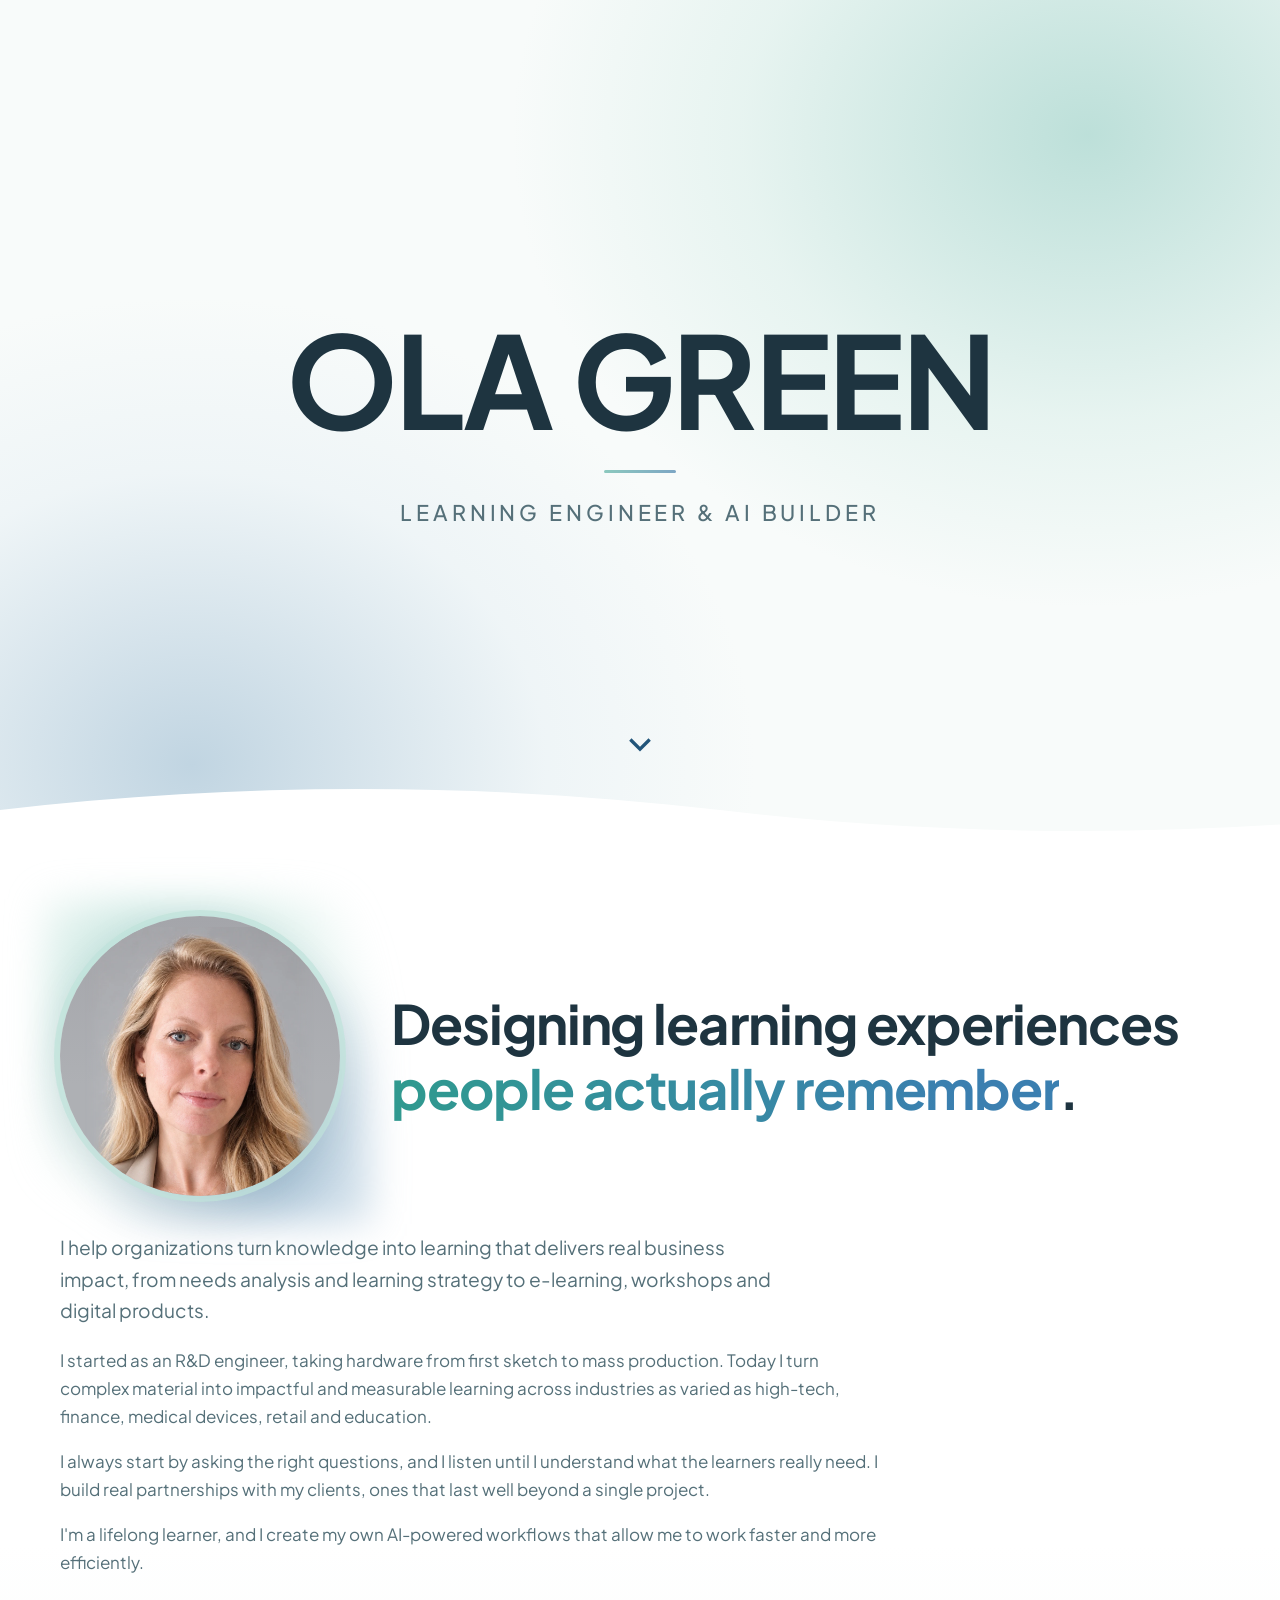
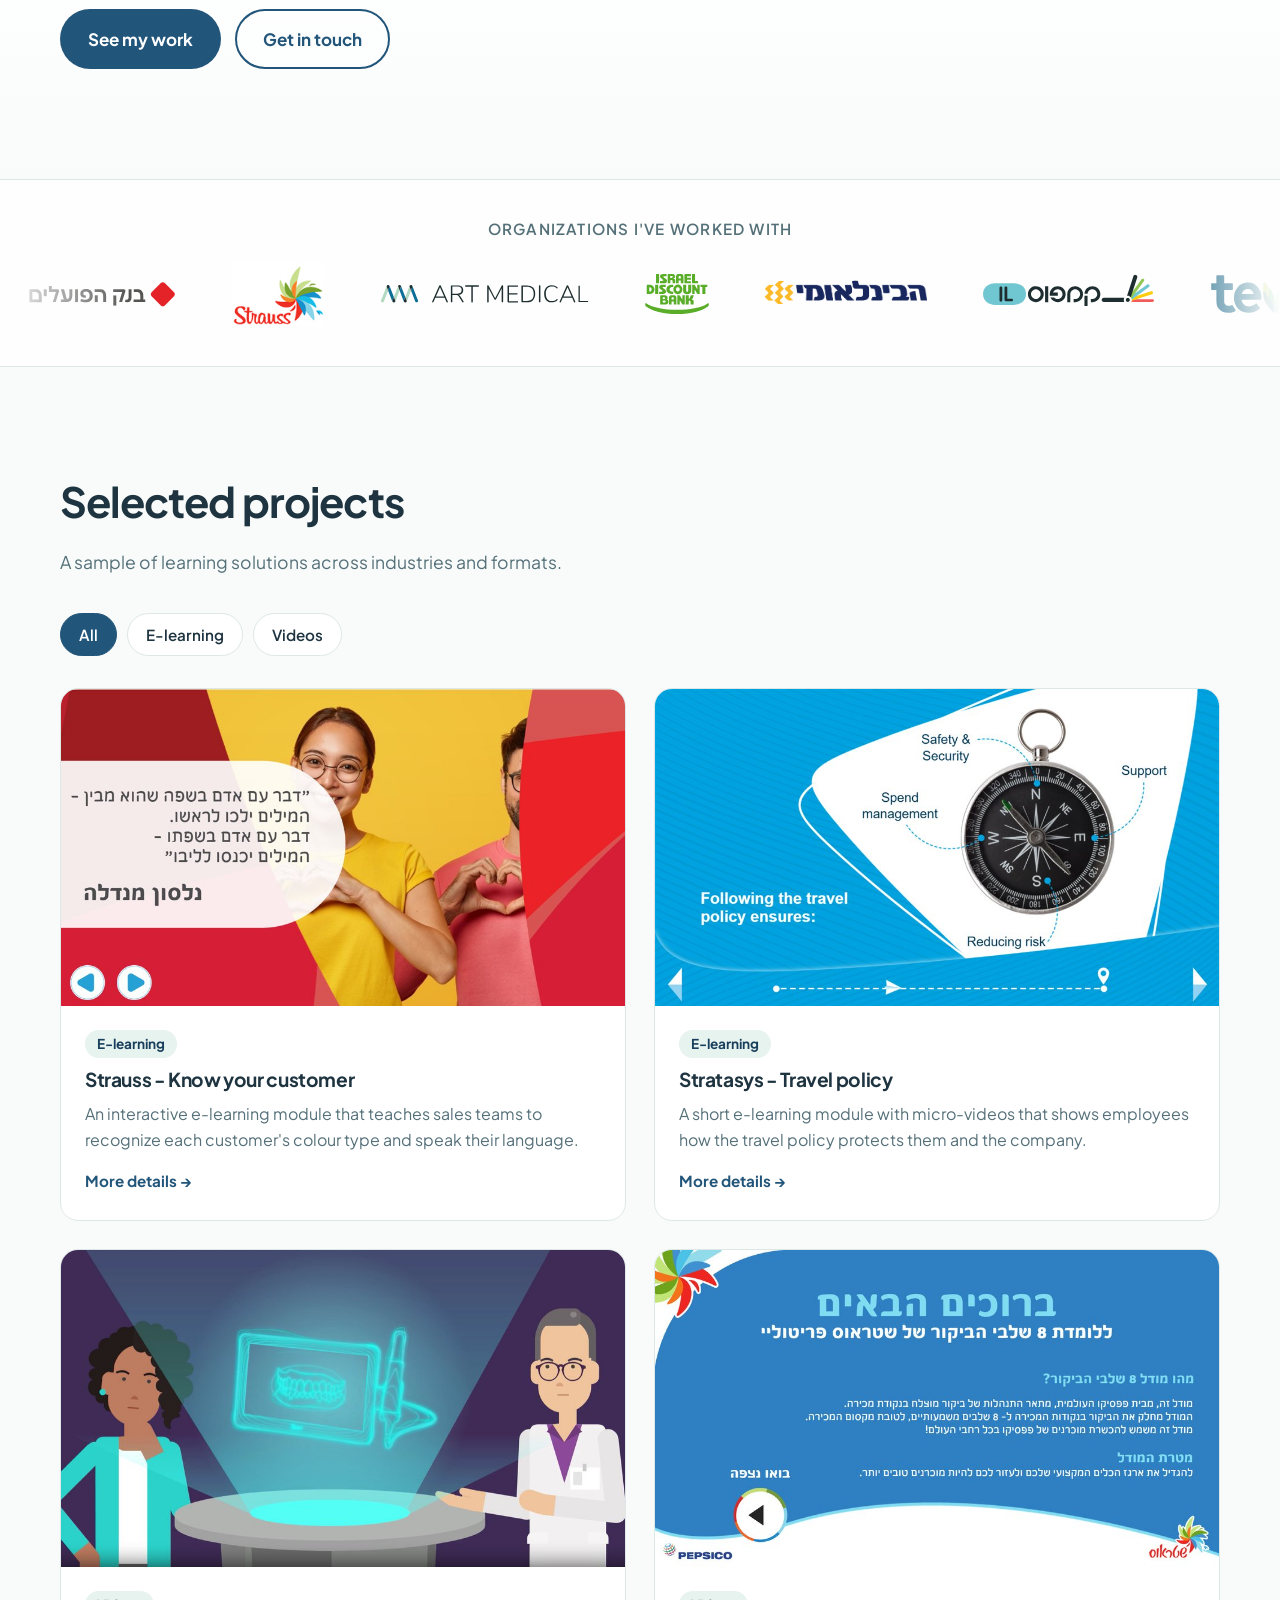
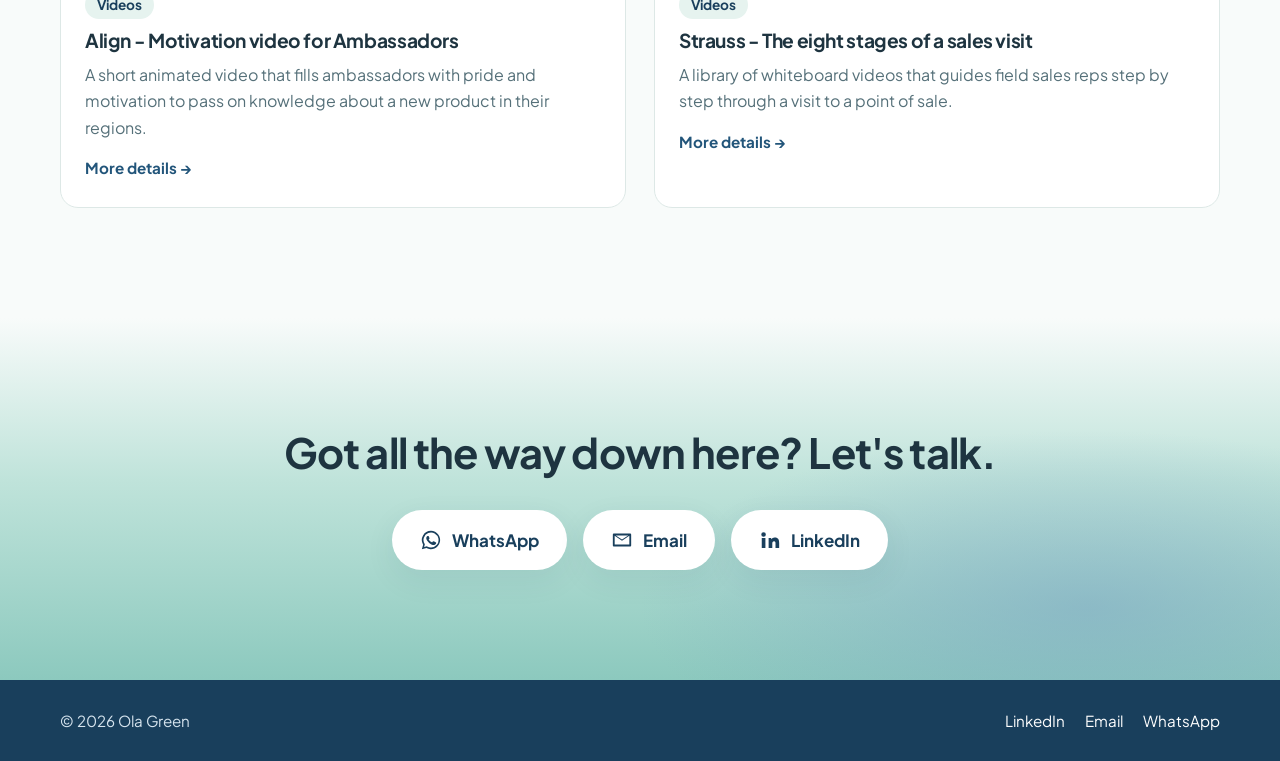
<file: site/index.html>
<!doctype html>
<html lang="en" dir="ltr">
<head>
  <meta charset="utf-8">
  <meta name="viewport" content="width=device-width, initial-scale=1">
  <title>Personal Branding</title>
  <meta name="description" content="">
  <meta name="theme-color" content="#BFE3DA">
  <link rel="icon" href="favicon.svg" type="image/svg+xml">
  <link rel="preconnect" href="https://fonts.googleapis.com">
  <link rel="preconnect" href="https://fonts.gstatic.com" crossorigin>
  <!-- Plus Jakarta Sans for Latin text; Heebo covers Hebrew (Jakarta has no Hebrew glyphs) -->
  <link href="https://fonts.googleapis.com/css2?family=Plus+Jakarta+Sans:ital,wght@0,300..800;1,300..800&family=Heebo:wght@300..800&display=swap" rel="stylesheet">
  <link rel="stylesheet" href="css/styles.css">
</head>
<body>
  <a class="skip-link" href="#main">Skip to content</a>

  <header class="site-header">
    <div class="container header-inner">
      <a class="logo" href="#top" data-t="name"></a>

      <button class="menu-toggle" aria-expanded="false" aria-controls="site-nav">
        <span class="sr-only" data-t="menu"></span>
        <span class="menu-bar"></span><span class="menu-bar"></span><span class="menu-bar"></span>
      </button>

      <nav class="site-nav" id="site-nav">
        <a href="#projects" data-t="nav.projects"></a>
        <a href="#about" data-t="nav.about"></a>
        <a href="#contact" data-t="nav.contact"></a>
        <button class="lang-toggle" type="button" data-t="langToggle"></button>
        <a class="btn btn-primary btn-sm js-whatsapp" target="_blank" rel="noopener">
          <svg viewBox="0 0 24 24" aria-hidden="true"><path d="M12 2a10 10 0 0 0-8.6 15.1L2 22l5-1.3A10 10 0 1 0 12 2zm0 18.2a8.2 8.2 0 0 1-4.2-1.2l-.3-.2-3 .8.8-2.9-.2-.3A8.2 8.2 0 1 1 12 20.2zm4.5-6.1c-.2-.1-1.5-.7-1.7-.8-.2-.1-.4-.1-.6.1l-.8 1c-.1.2-.3.2-.5.1a6.7 6.7 0 0 1-3.3-2.9c-.2-.4.2-.4.7-1.3.1-.2 0-.3 0-.4l-.8-1.9c-.2-.5-.4-.4-.6-.4h-.5a1 1 0 0 0-.7.3 3 3 0 0 0-.9 2.2 5.2 5.2 0 0 0 1.1 2.7 11.8 11.8 0 0 0 4.5 4c1.7.7 2.3.8 3.2.6a2.7 2.7 0 0 0 1.8-1.3 2.2 2.2 0 0 0 .2-1.3c-.1-.1-.3-.2-.5-.3z"/></svg>
          <span data-t="nav.talk"></span>
        </a>
      </nav>
    </div>
  </header>

  <main id="main">
    <!-- Intro + About: the intro (name only) stays pinned while the About
         panel slides up over it. Scroll progress is driven by main.js (--intro-p). -->
    <div class="intro-stack">
      <section class="intro" id="top">
        <div class="intro-inner">
          <h1 class="intro-name" data-t="name"></h1>
          <span class="intro-rule" aria-hidden="true"></span>
          <p class="intro-role" data-t="hero.eyebrow"></p>
        </div>
        <a class="scroll-cue" href="#about" aria-hidden="true" tabindex="-1">
          <svg viewBox="0 0 24 24"><path d="M12 16.5 5.5 10l1.4-1.4 5.1 5.1 5.1-5.1 1.4 1.4z"/></svg>
        </a>
      </section>

      <section class="about-panel" id="about">
        <div class="container about-layout">
          <div class="about-head">
            <h2 class="about-headline" data-t="hero.title" data-highlight></h2>
          </div>
          <div class="about-visual">
            <div class="portrait-blob"></div>
            <div class="portrait-frame">
              <img class="portrait js-portrait" alt="" width="860" height="1144">
            </div>
          </div>
          <div class="about-body">
            <p class="lead" data-t="hero.subtitle"></p>
            <div class="about-text js-about"></div>
            <div class="about-actions">
              <a class="btn btn-primary" href="#projects" data-t="hero.ctaPrimary"></a>
              <a class="btn btn-ghost" href="#contact" data-t="hero.ctaSecondary"></a>
              <a class="btn btn-ghost js-cv" download data-t="about.cv"></a>
            </div>
          </div>
        </div>
      </section>
    </div>

    <!-- Clients -->
    <section class="clients" aria-labelledby="clients-title">
      <div class="container">
        <h2 class="clients-title" id="clients-title" data-t="clientsTitle"></h2>
      </div>
      <div class="marquee">
        <div class="marquee-track js-clients"></div>
      </div>
    </section>

    <!-- Projects -->
    <section class="section" id="projects">
      <div class="container">
        <div class="section-head reveal">
          <h2 data-t="projects.title"></h2>
          <p data-t="projects.subtitle"></p>
        </div>
        <div class="filters js-filters" role="group"></div>
        <div class="projects-grid js-projects"></div>
      </div>
    </section>

    <!-- Contact -->
    <section class="section contact" id="contact">
      <div class="container contact-inner reveal">
        <h2 data-t="contact.title"></h2>
        <div class="contact-links">
          <a class="contact-card js-whatsapp" target="_blank" rel="noopener">
            <svg viewBox="0 0 24 24" aria-hidden="true"><path d="M12 2a10 10 0 0 0-8.6 15.1L2 22l5-1.3A10 10 0 1 0 12 2zm0 18.2a8.2 8.2 0 0 1-4.2-1.2l-.3-.2-3 .8.8-2.9-.2-.3A8.2 8.2 0 1 1 12 20.2zm4.5-6.1c-.2-.1-1.5-.7-1.7-.8-.2-.1-.4-.1-.6.1l-.8 1c-.1.2-.3.2-.5.1a6.7 6.7 0 0 1-3.3-2.9c-.2-.4.2-.4.7-1.3.1-.2 0-.3 0-.4l-.8-1.9c-.2-.5-.4-.4-.6-.4h-.5a1 1 0 0 0-.7.3 3 3 0 0 0-.9 2.2 5.2 5.2 0 0 0 1.1 2.7 11.8 11.8 0 0 0 4.5 4c1.7.7 2.3.8 3.2.6a2.7 2.7 0 0 0 1.8-1.3 2.2 2.2 0 0 0 .2-1.3c-.1-.1-.3-.2-.5-.3z"/></svg>
            <span data-t="contact.whatsapp"></span>
          </a>
          <a class="contact-card js-email">
            <svg viewBox="0 0 24 24" aria-hidden="true"><path d="M3 5h18a1 1 0 0 1 1 1v12a1 1 0 0 1-1 1H3a1 1 0 0 1-1-1V6a1 1 0 0 1 1-1zm1 2.4V17h16V7.4l-8 5.3-8-5.3zM5.2 7 12 11.5 18.8 7H5.2z"/></svg>
            <span data-t="contact.email"></span>
          </a>
          <a class="contact-card js-linkedin" target="_blank" rel="noopener">
            <svg viewBox="0 0 24 24" aria-hidden="true"><path d="M4.98 3.5a2.5 2.5 0 1 1 0 5 2.5 2.5 0 0 1 0-5zM3 9.75h4v11H3v-11zm6.5 0h3.8v1.5h.1a4.2 4.2 0 0 1 3.8-2c4 0 4.8 2.6 4.8 6.1v5.4h-4v-4.8c0-1.2 0-2.7-1.6-2.7s-1.9 1.3-1.9 2.6v4.9h-4v-11z"/></svg>
            <span data-t="contact.linkedin"></span>
          </a>
        </div>
      </div>
    </section>
  </main>

  <footer class="site-footer">
    <div class="container footer-inner">
      <p>&copy; <span class="js-year"></span> <span data-t="name"></span></p>
      <div class="footer-links">
        <a class="js-linkedin" target="_blank" rel="noopener">LinkedIn</a>
        <a class="js-email">Email</a>
        <a class="js-whatsapp" target="_blank" rel="noopener">WhatsApp</a>
      </div>
    </div>
  </footer>

  <script src="js/content.js"></script>
  <script src="js/main.js"></script>
</body>
</html>
</file>
<file: site/css/styles.css>
/* ==========================================================================
   Palette - seafoam / jade / steel blue on cool white, taken from the
   owner's watercolor reference image.
   Colours blend into each other with large, feathered gradients only
   (no hard shapes, no textures).
   ========================================================================== */
:root {
  --paper: #F8FBFA;          /* page background (cool white) */
  --paper-bright: #FFFFFF;   /* cards, panels */

  --aqua: #BFE3DA;           /* seafoam: main blend colour */
  --seaglass: #8CC9BE;       /* jade-mint: deeper blend colour */
  --mist: #E6F3EF;           /* light tint: chips, hovers */
  --steel: #7DA6C4;          /* steel blue accent */
  --steel-soft: #CDDFEC;     /* steel blue tint */

  --teal: #22557A;           /* deep blue with a hint of green: buttons, links (AA with white text) */
  --teal-dark: #193F5C;      /* hover, footer */

  --ink: #1E3440;
  --ink-muted: #557079;
  --line: #DDE8E6;

  --radius: 18px;
  --radius-sm: 10px;
  --shadow: 0 10px 30px rgba(25, 63, 92, 0.08);
  --shadow-lg: 0 20px 50px rgba(25, 63, 92, 0.14);
  --container: 1160px;
  --header-h: 72px;

  /* Plus Jakarta Sans has no Hebrew, so Hebrew characters fall through to Heebo */
  --font: "Plus Jakarta Sans", "Heebo", system-ui, -apple-system, "Segoe UI", Arial, sans-serif;
}

/* ---- Base --------------------------------------------------------------- */
*, *::before, *::after { box-sizing: border-box; }

html { scroll-behavior: smooth; scroll-padding-top: var(--header-h); overflow-x: clip; }

body {
  margin: 0;
  font-family: var(--font);
  font-size: 1.0625rem;
  line-height: 1.65;
  color: var(--ink);
  background: var(--paper);
  -webkit-font-smoothing: antialiased;
}

[hidden] { display: none !important; }
img { max-width: 100%; display: block; }
a { color: var(--teal); }
h1, h2, h3 { line-height: 1.2; margin: 0 0 0.5em; font-weight: 700; letter-spacing: -0.02em; }
h1 { font-size: clamp(2.2rem, 5vw, 3.6rem); }
h2 { font-size: clamp(1.8rem, 3.5vw, 2.6rem); }
h3 { font-size: 1.2rem; font-weight: 700; }
p { margin: 0 0 1em; }

.container { width: min(100% - 32px, var(--container)); margin-inline: auto; }

.sr-only {
  position: absolute; width: 1px; height: 1px; padding: 0; margin: -1px;
  overflow: hidden; clip: rect(0, 0, 0, 0); white-space: nowrap; border: 0;
}

.skip-link {
  position: absolute; inset-inline-start: 16px; top: -60px; z-index: 100;
  padding: 10px 16px; background: var(--teal); color: #fff; border-radius: var(--radius-sm);
}
.skip-link:focus { top: 12px; }

:focus-visible { outline: 3px solid var(--teal); outline-offset: 3px; border-radius: 4px; }

/* ---- Buttons ------------------------------------------------------------ */
.btn {
  display: inline-flex; align-items: center; justify-content: center; gap: 8px;
  padding: 14px 26px; border-radius: 999px; border: 2px solid transparent;
  font: inherit; font-weight: 700; text-decoration: none; cursor: pointer;
  transition: background-color .2s, color .2s, border-color .2s, transform .2s;
}
.btn:hover { transform: translateY(-2px); }
.btn svg { width: 18px; height: 18px; fill: currentColor; flex-shrink: 0; }
.btn-primary { background: var(--teal); color: #fff; }
.btn-primary:hover { background: var(--teal-dark); }
.btn-ghost { border-color: var(--teal); color: var(--teal); background: rgba(255, 255, 255, 0.6); }
.btn-ghost:hover { background: var(--mist); }
.btn-sm { padding: 9px 18px; font-size: 0.95rem; }

/* ---- Header ------------------------------------------------------------- */
.site-header {
  position: fixed; top: 0; inset-inline: 0; z-index: 50;
  background: rgba(248, 251, 250, 0.88);
  backdrop-filter: saturate(140%) blur(10px);
  transition: box-shadow .2s, transform .35s ease, opacity .35s ease;
}
.site-header.is-scrolled { box-shadow: 0 1px 0 var(--line), var(--shadow); }
/* hidden while the intro (name only) fills the screen; keyboard focus still reveals it */
.site-header.is-hidden:not(:focus-within) { transform: translateY(-100%); opacity: 0; pointer-events: none; }

.header-inner { display: flex; align-items: center; justify-content: space-between; height: var(--header-h); }

.logo { display: inline-flex; align-items: center; gap: 10px; font-weight: 800; font-size: 1.2rem; color: var(--ink); text-decoration: none; }
/* "OG" monogram; matches favicon.svg. The "/ ''" hides it from screen readers. */
.logo::before {
  content: "OG";
  content: "OG" / "";
  display: inline-grid; place-items: center; flex: none;
  width: 36px; height: 36px;
  border-radius: 50%; color: var(--ink);
  background:
    radial-gradient(circle at 70% 75%, rgba(125, 166, 196, 0.9), transparent 45%),
    radial-gradient(circle at 35% 30%, var(--aqua), var(--seaglass));
  font-size: 0.8rem; font-weight: 800; letter-spacing: 0.02em; direction: ltr;
}

.site-nav { display: flex; align-items: center; gap: 28px; }
.site-nav > a:not(.btn) { color: var(--ink); text-decoration: none; font-weight: 500; position: relative; }
.site-nav > a:not(.btn)::after {
  content: ""; position: absolute; inset-inline: 0; bottom: -4px; height: 3px; border-radius: 3px;
  background: var(--seaglass); opacity: .8; transform: scaleX(0); transition: transform .2s;
}
.site-nav > a:not(.btn):hover::after { transform: scaleX(1); }

.lang-toggle {
  font: inherit; font-weight: 600; font-size: 0.95rem; cursor: pointer;
  padding: 6px 14px; border-radius: 999px;
  border: 1px solid var(--line); background: var(--mist); color: var(--teal-dark);
}
.lang-toggle:hover { border-color: var(--seaglass); }

.menu-toggle { display: none; }

@media (max-width: 860px) {
  .menu-toggle {
    display: inline-flex; flex-direction: column; justify-content: center; gap: 5px;
    width: 44px; height: 44px; padding: 10px; border: 0; background: transparent; cursor: pointer;
  }
  .menu-bar { display: block; height: 2px; background: var(--ink); border-radius: 2px; transition: transform .2s, opacity .2s; }
  .menu-toggle[aria-expanded="true"] .menu-bar:nth-child(2) { transform: translateY(7px) rotate(45deg); }
  .menu-toggle[aria-expanded="true"] .menu-bar:nth-child(3) { opacity: 0; }
  .menu-toggle[aria-expanded="true"] .menu-bar:nth-child(4) { transform: translateY(-7px) rotate(-45deg); }

  .site-nav {
    position: absolute; top: var(--header-h); inset-inline: 0;
    flex-direction: column; align-items: stretch; gap: 0;
    padding: 8px 16px 20px; background: var(--paper); box-shadow: var(--shadow-lg);
    display: none;
  }
  .site-nav.is-open { display: flex; }
  .site-nav > a:not(.btn) { padding: 14px 4px; border-bottom: 1px solid var(--line); }
  .site-nav > a:not(.btn)::after { display: none; }
  .site-nav .lang-toggle { align-self: flex-start; margin: 16px 0 12px; }
}

/* ---- Intro (name only) + About panel -------------------------------------
   The intro is sticky inside .intro-stack, so it stays put while the About
   panel scrolls up over it. main.js sets --intro-p from 0 (top of page) to
   1 (panel fully up); it defaults to 1 so the page is static without JS.
   ------------------------------------------------------------------------- */
:root { --intro-p: 1; --peek: 56px; }

.intro-stack { position: relative; }

.intro {
  --glow-a: 85% 15%;
  --glow-b: 15% 85%;
  position: sticky; top: 0; z-index: 0; overflow: hidden;
  height: 100vh; height: 100svh;
  display: grid; place-items: center; padding: 0 16px; text-align: center;
  background:
    radial-gradient(ellipse 60% 70% at var(--glow-a), rgba(140, 201, 190, 0.55), rgba(191, 227, 218, 0.3) 45%, transparent 75%),
    radial-gradient(ellipse 55% 65% at var(--glow-b), rgba(125, 166, 196, 0.45), rgba(205, 223, 236, 0.22) 50%, transparent 80%),
    var(--paper);
}
[dir="rtl"] .intro { --glow-a: 15% 15%; --glow-b: 85% 85%; }

/* the name drifts up and fades as the panel covers it */
.intro-inner {
  margin-top: calc(var(--peek) * -1);
  opacity: calc(1 - var(--intro-p) * 1.4);
  transform: translateY(calc(var(--intro-p) * -6vh)) scale(calc(1 - var(--intro-p) * 0.08));
}
.intro-inner > * { animation: intro-rise .9s cubic-bezier(.2, .7, .2, 1) both; }
.intro-rule { animation-delay: .15s !important; }
.intro-role { animation-delay: .3s !important; }

.intro-name { margin: 0; font-size: clamp(3rem, 11vw, 8rem); line-height: 1; letter-spacing: -0.02em; color: var(--ink); }
[lang="en"] .intro-name { text-transform: uppercase; }
.intro-rule {
  display: block; width: 72px; height: 3px; margin: 28px auto 22px; border-radius: 3px;
  background: linear-gradient(90deg, var(--seaglass), var(--steel));
}
.intro-role {
  margin: 0; font-size: clamp(1rem, 2.2vw, 1.35rem); font-weight: 500;
  color: var(--ink-muted); letter-spacing: 0.18em; text-transform: uppercase;
}
[lang="he"] .intro-role { letter-spacing: 0.04em; }

.scroll-cue {
  position: absolute; bottom: calc(var(--peek) + 80px); left: 50%; width: 40px; height: 40px;
  margin-left: -20px; color: var(--teal);
  opacity: calc(1 - var(--intro-p) * 3);
  animation: bob 2s ease-in-out infinite;
}
.scroll-cue svg { width: 100%; height: 100%; fill: currentColor; }

@keyframes intro-rise { from { opacity: 0; transform: translateY(24px); } }
@keyframes bob { 50% { transform: translateY(6px); } }

/* the panel peeks in at the bottom of the intro with a wavy top edge;
   the wave drifts sideways as the panel rises */
.about-panel {
  --wave-h: 70px;
  position: relative; z-index: 1;
  margin-top: calc(var(--peek) * -1);
  padding: clamp(40px, 6vw, 72px) 0 clamp(64px, 9vw, 110px);
  background: linear-gradient(180deg, var(--paper-bright) 75%, var(--paper));
}
.about-panel::before {
  content: ""; position: absolute; inset-inline: 0; bottom: calc(100% - 1px); height: var(--wave-h);
  background: var(--paper-bright);
  /* one seamless wave period, tiled horizontally */
  -webkit-mask: url("data:image/svg+xml,%3Csvg xmlns='http://www.w3.org/2000/svg' viewBox='0 0 1440 100' preserveAspectRatio='none'%3E%3Cpath d='M0 50C240 10 480 10 720 50s480 40 720 0V100H0z'/%3E%3C/svg%3E") repeat-x;
          mask: url("data:image/svg+xml,%3Csvg xmlns='http://www.w3.org/2000/svg' viewBox='0 0 1440 100' preserveAspectRatio='none'%3E%3Cpath d='M0 50C240 10 480 10 720 50s480 40 720 0V100H0z'/%3E%3C/svg%3E") repeat-x;
  -webkit-mask-size: 1440px 100%;
          mask-size: 1440px 100%;
  -webkit-mask-position: calc(var(--intro-p) * -480px) 0;
          mask-position: calc(var(--intro-p) * -480px) 0;
}
@media (max-width: 860px) { .about-panel { --wave-h: 44px; } .about-panel::before { -webkit-mask-size: 900px 100%; mask-size: 900px 100%; } }

/* round photo at the start side next to the headline (left in English, right
   in Hebrew, since RTL grids run right-to-left); the text runs below */
.about-layout {
  display: grid; grid-template-columns: auto 1fr; column-gap: clamp(20px, 4vw, 56px); row-gap: 36px;
  align-items: center;
  grid-template-areas: "visual head" "body body";
}
.about-head { grid-area: head; }
.about-head .about-headline { margin-bottom: 0; }
/* jade -> steel-blue gradient text for the *highlighted* words (dark enough for large bold text on white) */
.highlight {
  color: #2F8F86;
  background: linear-gradient(100deg, #2F9A8E, #3B7FB0 85%);
  -webkit-background-clip: text; background-clip: text;
  -webkit-text-fill-color: transparent;
  -webkit-box-decoration-break: clone; box-decoration-break: clone;
}
.about-visual { grid-area: visual; position: relative; width: clamp(110px, 24vw, 280px); }
.about-body { grid-area: body; max-width: 820px; }
.about-headline { font-size: clamp(2rem, 4.4vw, 3.4rem); }

.lead { font-size: 1.2rem; color: var(--ink-muted); max-width: 38em; }
.about-actions { display: flex; flex-wrap: wrap; gap: 14px; margin-top: 32px; }

@media (max-width: 560px) {
  .about-headline { font-size: clamp(1.45rem, 6vw, 2rem); }
}

/* soft halo behind the portrait */
.portrait-blob {
  position: absolute; inset: -6% -12% -10% -6%; pointer-events: none;
  background:
    radial-gradient(ellipse at 70% 80%, rgba(125, 166, 196, 0.65), transparent 55%),
    radial-gradient(ellipse at 40% 35%, rgba(140, 201, 190, 0.8), rgba(191, 227, 218, 0.4) 50%, transparent 72%);
  filter: blur(18px);
  will-change: transform;
  animation: drift 14s ease-in-out infinite alternate;
}
/* Round frame; the photo sits zoomed-out inside it (--portrait-zoom of the frame
   width) so more of the person shows. The frame is filled with the photo's own
   studio grey and the photo's side edges are feathered, so there's no seam. */
.portrait-frame {
  --portrait-zoom: 82%;
  position: relative; aspect-ratio: 1; overflow: hidden; border-radius: 50%;
  background: linear-gradient(#A4A5AA, #AEB0B4 60%);
  box-shadow: 0 0 0 6px rgba(191, 227, 218, 0.7), 0 18px 45px rgba(25, 63, 92, 0.14);
}
.portrait {
  position: absolute; top: 4%; left: 50%; width: var(--portrait-zoom); height: auto;
  transform: translateX(-50%);
  -webkit-mask-image: linear-gradient(90deg, transparent, #000 8%, #000 92%, transparent);
          mask-image: linear-gradient(90deg, transparent, #000 8%, #000 92%, transparent);
}

@keyframes drift {
  to { transform: rotate(6deg) scale(1.04); }
}

/* ---- Clients marquee ---------------------------------------------------- */
.clients { padding: 40px 0; background: rgba(255, 255, 255, 0.7); border-block: 1px solid var(--line); }
.clients-title {
  font-size: 0.95rem; font-weight: 600; text-transform: uppercase; letter-spacing: 0.08em;
  color: var(--ink-muted); text-align: center; margin-bottom: 24px;
}
[lang="he"] .clients-title { letter-spacing: 0; text-transform: none; font-size: 1.05rem; }

.marquee {
  overflow: hidden;
  -webkit-mask-image: linear-gradient(90deg, transparent, #000 10%, #000 90%, transparent);
          mask-image: linear-gradient(90deg, transparent, #000 10%, #000 90%, transparent);
}
.marquee-track { display: flex; width: max-content; animation: marquee 40s linear infinite; }
.marquee:hover .marquee-track { animation-play-state: paused; }
[dir="rtl"] .marquee-track { animation-name: marquee-rtl; }

.client-list { display: flex; align-items: center; gap: 56px; padding: 0 28px; margin: 0; list-style: none; }
.client {
  white-space: nowrap; font-weight: 800; font-size: 1.25rem; color: var(--ink);
}
/* multiply lets white logo backgrounds melt into the paper */
.client img { height: 40px; width: auto; mix-blend-mode: multiply; }
.client img[src*="strauss"] { height: 64px; }
.client img[src*="stratasys"] { height: 60px; }
.client img[src*="bank-hapoalim"] { height: 26px; }
.client img[src*="artmedical"] { height: 18px; }
.client img[src*="urbanica"] { height: 26px; }
.client img[src*="newdeli"] { height: 26px; }
.client img[src*="fix.png"] { height: 26px; }
.client img[src*="carolina-lemke"] { height: 26px; }
.client img[src*="sodastream"] { height: 60px; }

@keyframes marquee { to { transform: translateX(-50%); } }
@keyframes marquee-rtl { to { transform: translateX(50%); } }

/* ---- Sections ----------------------------------------------------------- */
.section { padding: clamp(64px, 9vw, 110px) 0; }
.section-head { max-width: 640px; margin-bottom: 36px; }
.section-head p { color: var(--ink-muted); font-size: 1.1rem; }

/* ---- Projects ----------------------------------------------------------- */
.filters { display: flex; flex-wrap: wrap; gap: 10px; margin-bottom: 32px; }
.filter {
  font: inherit; font-weight: 600; font-size: 0.95rem; cursor: pointer;
  padding: 8px 18px; border-radius: 999px;
  border: 1px solid var(--line); background: var(--paper-bright); color: var(--ink);
  transition: background-color .2s, border-color .2s, color .2s;
}
.filter:hover { border-color: var(--seaglass); background: var(--mist); }
.filter[aria-pressed="true"] { background: var(--teal); border-color: var(--teal); color: #fff; }

.projects-grid { display: grid; grid-template-columns: repeat(2, minmax(0, 1fr)); gap: 28px; }
@media (max-width: 700px) { .projects-grid { grid-template-columns: 1fr; } }
.project-card {
  display: flex; flex-direction: column; overflow: hidden;
  border-radius: var(--radius); background: var(--paper-bright); border: 1px solid var(--line);
  color: inherit; text-decoration: none;
  transition: transform .25s, box-shadow .25s;
  animation: fade-in .4s ease both;
}
.project-card:hover { transform: translateY(-6px); box-shadow: var(--shadow-lg); }

/* Each card blends two or three palette colours in a different direction */
.project-media { position: relative; aspect-ratio: 16 / 9; display: grid; place-items: center; overflow: hidden; }
.project-media img { width: 100%; height: 100%; object-fit: cover; }
.tone-0 { background: linear-gradient(135deg, var(--seaglass), var(--aqua) 55%, var(--mist)); }
.tone-1 { background: linear-gradient(160deg, var(--aqua), var(--mist) 50%, var(--steel-soft)); }
.tone-2 { background: linear-gradient(120deg, var(--steel-soft), var(--aqua) 60%, var(--seaglass)); }
.tone-3 { background: linear-gradient(145deg, var(--mist), var(--aqua) 45%, var(--steel) 120%); }
.project-initial { font-size: 4.5rem; font-weight: 800; color: rgba(25, 63, 92, 0.4); }

.project-card.is-clickable { cursor: pointer; }
.project-card.is-clickable:focus-visible { outline: 3px solid var(--teal); outline-offset: 3px; }
.project-more { display: inline-block; margin-top: 14px; font-weight: 700; font-size: 0.95rem; color: var(--teal); }
.project-more::after { content: " \2190"; }
[dir="ltr"] .project-more::after { content: " \2192"; }

/* ---- Project detail dialog ---------------------------------------------- */
body.modal-open { overflow: hidden; }
.project-modal {
  width: min(1240px, calc(100vw - 32px)); max-height: calc(100vh - 48px); padding: 0; border: 0;
  border-radius: var(--radius); background: var(--paper-bright); color: inherit;
  box-shadow: var(--shadow-lg); overflow-y: auto;
}
.project-modal::backdrop { background: rgba(25, 63, 92, 0.45); backdrop-filter: blur(3px); }
.modal-close {
  position: sticky; top: 12px; float: inline-end; margin: 12px; z-index: 2;
  width: 40px; height: 40px; border-radius: 50%; border: 1px solid var(--line);
  background: var(--paper-bright); color: var(--teal); font-size: 1.6rem; line-height: 1; cursor: pointer;
}
.modal-close:hover { background: var(--mist); }
.modal-body { padding: 28px clamp(20px, 5vw, 48px) 44px; }
.modal-title { margin: 10px 0 8px; font-size: clamp(1.5rem, 3.5vw, 2rem); }
.modal-lead { color: var(--ink-muted); font-size: 1.1rem; margin: 0 0 8px; }
.modal-columns { display: grid; grid-template-columns: repeat(auto-fit, minmax(210px, 1fr)); gap: 28px; margin-top: 26px; }
.modal-section { margin-top: 26px; }
.modal-columns .modal-section { margin-top: 0; }
.modal-section h4 { margin: 0 0 6px; color: var(--teal); font-size: 1.05rem; }
.modal-section p { margin: 0; color: var(--ink-muted); }
.modal-gallery { display: grid; grid-template-columns: repeat(auto-fill, minmax(260px, 1fr)); gap: 14px; margin-top: 10px; }
.modal-gallery img { width: 100%; height: auto; display: block; border-radius: 12px; border: 1px solid var(--line); cursor: zoom-in; transition: transform .2s, box-shadow .2s; }
.modal-gallery img:hover { transform: scale(1.02); box-shadow: var(--shadow-lg); }
.modal-gallery img:focus-visible { outline: 3px solid var(--teal); outline-offset: 2px; }

.lightbox {
  width: auto; height: auto; max-width: 96vw; max-height: 96vh; padding: 0; border: 0;
  background: transparent; overflow: visible;
}
.lightbox::backdrop { background: rgba(10, 25, 38, 0.82); }
.lightbox img { display: block; max-width: 96vw; max-height: 92vh; border-radius: 12px; box-shadow: var(--shadow-lg); }
.lightbox-close { position: absolute; top: 10px; inset-inline-end: 10px; float: none; margin: 0; background: rgba(255, 255, 255, 0.95); }

.project-body { padding: 22px 24px 26px; }
.project-body p { color: var(--ink-muted); margin: 0; font-size: 1rem; }
.tag {
  display: inline-block; margin-bottom: 10px; padding: 3px 12px; border-radius: 999px;
  background: var(--mist); color: var(--teal-dark); font-size: 0.85rem; font-weight: 700;
}

@keyframes fade-in { from { opacity: 0; transform: translateY(8px); } }

/* ---- About text --------------------------------------------------------- */
.about-text p { color: var(--ink-muted); }

/* ---- Contact ------------------------------------------------------------ */
/* paper -> aqua -> sea-glass with a steel-blue glow, flowing into the footer */
.contact {
  background:
    radial-gradient(ellipse 50% 70% at 85% 80%, rgba(125, 166, 196, 0.55), transparent 70%),
    linear-gradient(180deg, var(--paper), var(--aqua) 45%, var(--seaglass));
}
.contact-inner { text-align: center; max-width: 760px; }
.contact-links { display: flex; flex-wrap: wrap; justify-content: center; gap: 16px; margin-top: 32px; }
.contact-card {
  display: inline-flex; align-items: center; gap: 10px;
  padding: 16px 28px; border-radius: 999px; background: var(--paper-bright); color: var(--teal-dark);
  font-weight: 700; text-decoration: none; box-shadow: var(--shadow);
  transition: transform .2s, box-shadow .2s;
}
.contact-card:hover { transform: translateY(-3px); box-shadow: var(--shadow-lg); }
.contact-card svg { width: 22px; height: 22px; fill: currentColor; }

/* ---- Footer ------------------------------------------------------------- */
.site-footer { padding: 28px 0; background: var(--teal-dark); color: #D6E4EE; font-size: 0.95rem; }
.footer-inner { display: flex; flex-wrap: wrap; align-items: center; justify-content: space-between; gap: 12px; }
.footer-inner p { margin: 0; }
.footer-links { display: flex; gap: 20px; }
.footer-links a { color: #fff; text-decoration: none; }
.footer-links a:hover { text-decoration: underline; }

/* ---- Scroll reveal (only when JS is running) ---------------------------- */
.js .reveal { opacity: 0; transform: translateY(20px); transition: opacity .6s ease, transform .6s ease; }
.js .reveal.is-visible { opacity: 1; transform: none; }

@media (prefers-reduced-motion: reduce) {
  html { scroll-behavior: auto; }
  *, *::before, *::after { animation: none !important; transition: none !important; }
  .js .reveal { opacity: 1; transform: none; }
  .intro-inner { transform: none; }
  .marquee-track { flex-wrap: wrap; width: auto; justify-content: center; }
  .client-list[aria-hidden="true"] { display: none; }
}
</file>
